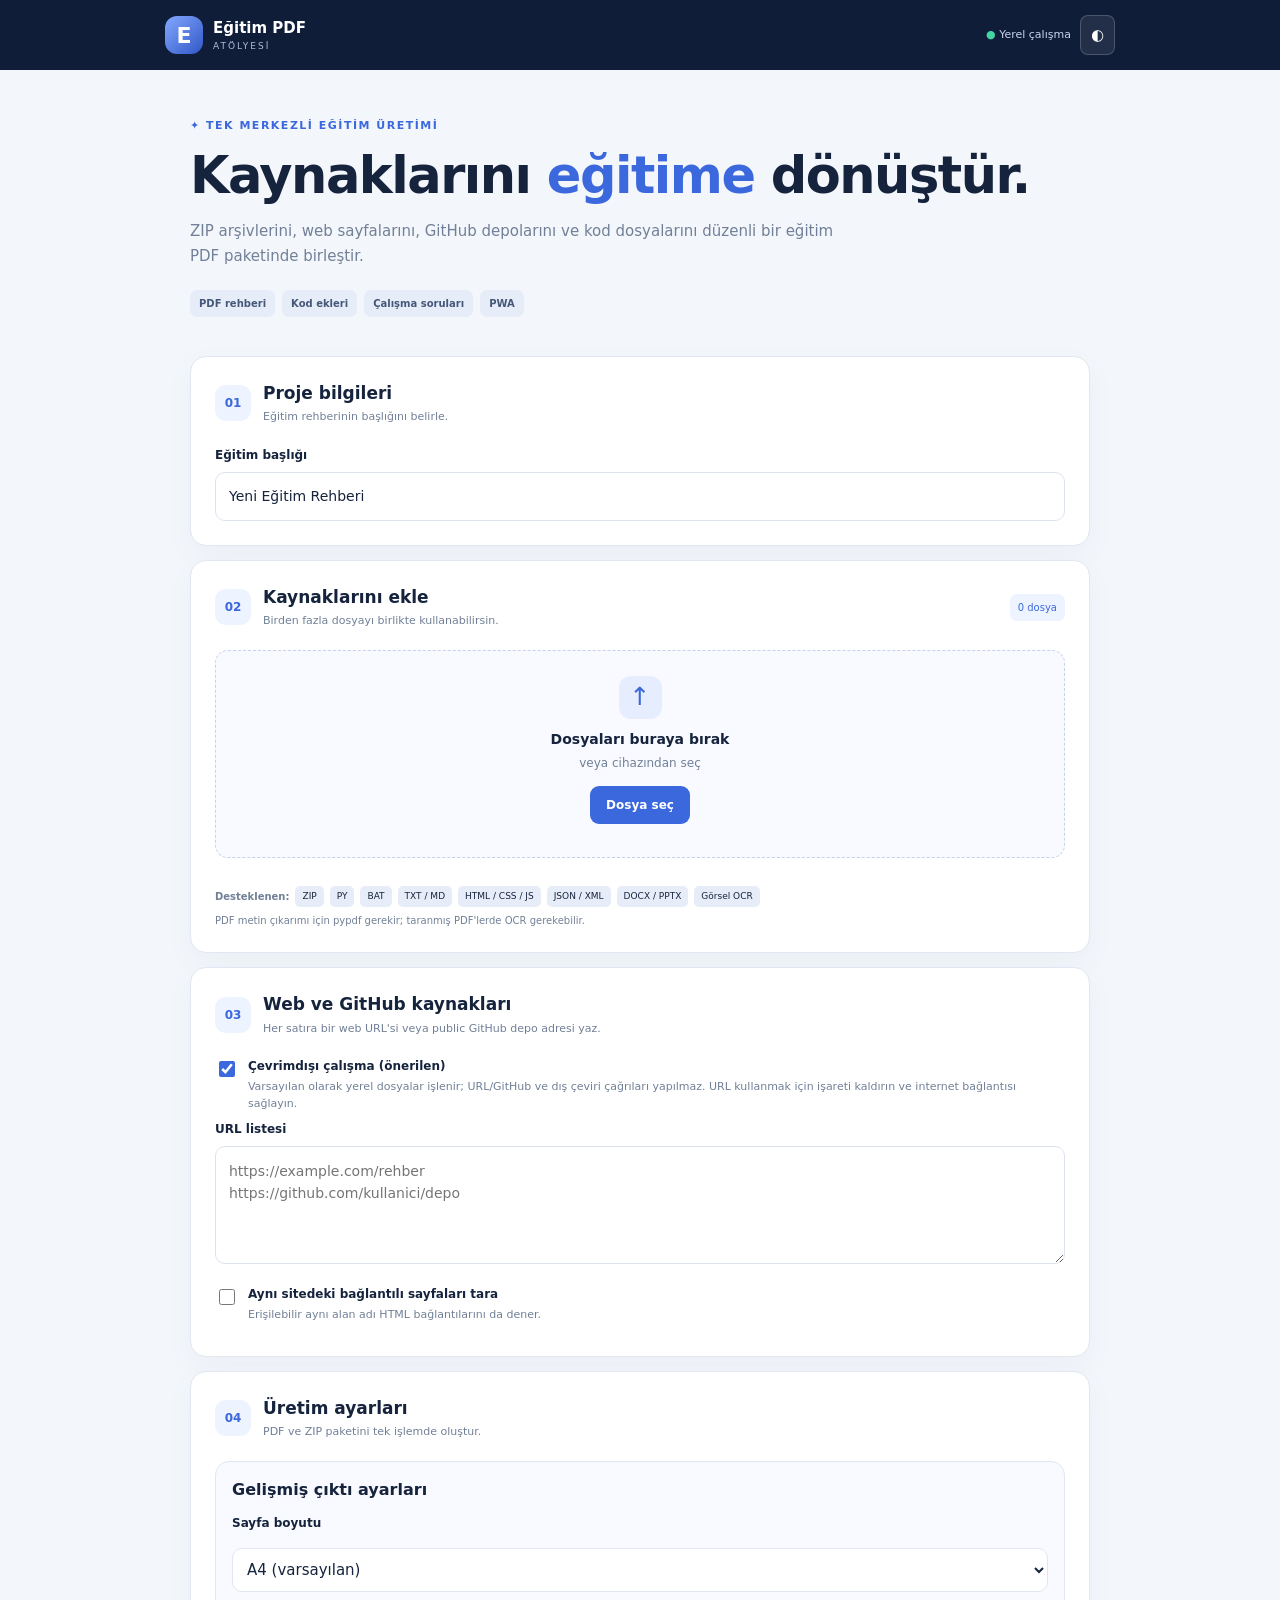
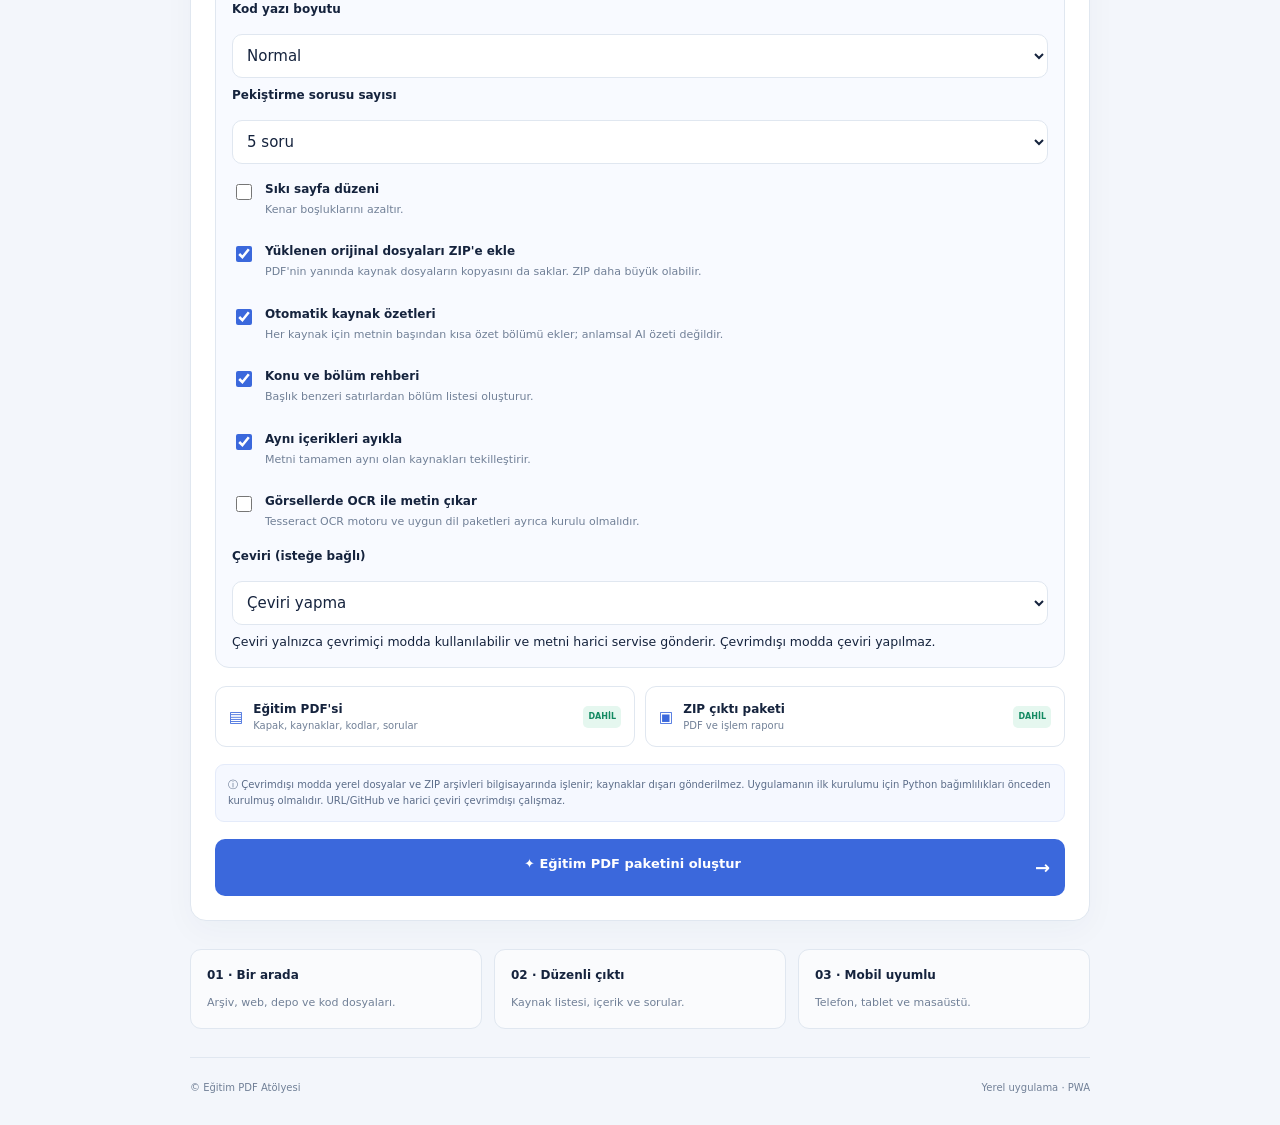
<file: index.html>
<!doctype html><html lang="tr"><head><meta charset="utf-8"><meta name="viewport" content="width=device-width,initial-scale=1,viewport-fit=cover"><meta name="theme-color" content="#101d38"><meta name="description" content="ZIP, URL, GitHub ve kodlardan eğitim PDF'si oluşturun"><link rel="manifest" href="/manifest.webmanifest"><link rel="icon" href="/icon.svg"><link rel="stylesheet" href="/style.css"><title>Eğitim PDF Atölyesi</title></head><body><header class="top"><a class="brand" href="/"><b class="logo">E</b><span><strong>Eğitim PDF</strong><small>ATÖLYESİ</small></span></a><div class="actions"><span class="status">● Yerel çalışma</span><button id="install" hidden>Yükle</button><button id="theme" aria-label="Tema değiştir">◐</button></div></header><main><section class="hero"><div class="eyebrow">✦ TEK MERKEZLİ EĞİTİM ÜRETİMİ</div><h1>Kaynaklarını <em>eğitime</em> dönüştür.</h1><p>ZIP arşivlerini, web sayfalarını, GitHub depolarını ve kod dosyalarını düzenli bir eğitim PDF paketinde birleştir.</p><div class="pills"><span>PDF rehberi</span><span>Kod ekleri</span><span>Çalışma soruları</span><span>PWA</span></div></section><form id="form"><section class="panel"><div class="head"><span class="step">01</span><div><h2>Proje bilgileri</h2><p>Eğitim rehberinin başlığını belirle.</p></div></div><label for="title">Eğitim başlığı</label><input id="title" name="title" value="Yeni Eğitim Rehberi" required></section><section class="panel"><div class="head"><span class="step">02</span><div><h2>Kaynaklarını ekle</h2><p>Birden fazla dosyayı birlikte kullanabilirsin.</p></div><span id="count">0 dosya</span></div><div id="drop" class="drop"><div class="upload">↑</div><h3>Dosyaları buraya bırak</h3><p>veya cihazından seç</p><label class="pick" for="files">Dosya seç</label><input id="files" type="file" multiple accept=".zip,.py,.bat,.cmd,.txt,.md,.rst,.json,.html,.htm,.css,.js,.ts,.xml,.yaml,.yml,.toml,.ini,.cfg,.csv,.sql,.java,.c,.h,.cpp,.cs,.go,.rs,.php,.rb,.sh,.ps1,.ipynb,.pdf,.docx,.pptx,.png,.jpg,.jpeg,.tif,.tiff,.bmp"></div><div id="list" class="filelist"></div><div class="formats"><b>Desteklenen:</b><span>ZIP</span><span>PY</span><span>BAT</span><span>TXT / MD</span><span>HTML / CSS / JS</span><span>JSON / XML</span><span>DOCX / PPTX</span><span>Görsel OCR</span><small>PDF metin çıkarımı için pypdf gerekir; taranmış PDF'lerde OCR gerekebilir.</small></div></section><section class="panel"><div class="head"><span class="step">03</span><div><h2>Web ve GitHub kaynakları</h2><p>Her satıra bir web URL'si veya public GitHub depo adresi yaz.</p></div></div><label class="check"><input id="offline" type="checkbox" checked><span><b>Çevrimdışı çalışma (önerilen)</b><small>Varsayılan olarak yerel dosyalar işlenir; URL/GitHub ve dış çeviri çağrıları yapılmaz. URL kullanmak için işareti kaldırın ve internet bağlantısı sağlayın.</small></span></label><label for="urls">URL listesi</label><textarea id="urls" rows="4" placeholder="https://example.com/rehber&#10;https://github.com/kullanici/depo"></textarea><label class="check"><input id="crawl" type="checkbox"><span><b>Aynı sitedeki bağlantılı sayfaları tara</b><small>Erişilebilir aynı alan adı HTML bağlantılarını da dener.</small></span></label></section><section class="panel"><div class="head"><span class="step">04</span><div><h2>Üretim ayarları</h2><p>PDF ve ZIP paketini tek işlemde oluştur.</p></div></div><div class="advanced"><h3>Gelişmiş çıktı ayarları</h3>
<label for="pagesize">Sayfa boyutu</label><select id="pagesize"><option value="a4">A4 (varsayılan)</option><option value="letter">Letter</option></select>
<label for="codesize">Kod yazı boyutu</label><select id="codesize"><option value="small">Küçük — daha az sayfa</option><option value="normal" selected>Normal</option><option value="large">Büyük — daha okunaklı</option></select>
<label for="questions">Pekiştirme sorusu sayısı</label><select id="questions"><option value="3">3 soru</option><option value="5" selected>5 soru</option><option value="8">8 soru</option><option value="10">10 soru</option></select>
<label class="check"><input id="compact" type="checkbox"><span><b>Sıkı sayfa düzeni</b><small>Kenar boşluklarını azaltır.</small></span></label>
<label class="check"><input id="includeoriginal" type="checkbox" checked><span><b>Yüklenen orijinal dosyaları ZIP'e ekle</b><small>PDF'nin yanında kaynak dosyaların kopyasını da saklar. ZIP daha büyük olabilir.</small></span></label>
<label class="check"><input id="summaries" type="checkbox" checked><span><b>Otomatik kaynak özetleri</b><small>Her kaynak için metnin başından kısa özet bölümü ekler; anlamsal AI özeti değildir.</small></span></label>
<label class="check"><input id="chapters" type="checkbox" checked><span><b>Konu ve bölüm rehberi</b><small>Başlık benzeri satırlardan bölüm listesi oluşturur.</small></span></label>
<label class="check"><input id="dedup" type="checkbox" checked><span><b>Aynı içerikleri ayıkla</b><small>Metni tamamen aynı olan kaynakları tekilleştirir.</small></span></label>
<label class="check"><input id="ocr" type="checkbox"><span><b>Görsellerde OCR ile metin çıkar</b><small>Tesseract OCR motoru ve uygun dil paketleri ayrıca kurulu olmalıdır.</small></span></label>
<label for="translate">Çeviri (isteğe bağlı)</label><select id="translate"><option value="none">Çeviri yapma</option><option value="en">İngilizceye çevir</option><option value="tr">Türkçeye çevir</option></select>
<small>Çeviri yalnızca çevrimiçi modda kullanılabilir ve metni harici servise gönderir. Çevrimdışı modda çeviri yapılmaz.</small>
</div>
<div class="outputs"><div>▤ <span><b>Eğitim PDF'si</b><small>Kapak, kaynaklar, kodlar, sorular</small></span><strong>DAHİL</strong></div><div>▣ <span><b>ZIP çıktı paketi</b><small>PDF ve işlem raporu</small></span><strong>DAHİL</strong></div></div><aside>ⓘ Çevrimdışı modda yerel dosyalar ve ZIP arşivleri bilgisayarında işlenir; kaynaklar dışarı gönderilmez. Uygulamanın ilk kurulumu için Python bağımlılıkları önceden kurulmuş olmalıdır. URL/GitHub ve harici çeviri çevrimdışı çalışmaz.</aside><button class="create" id="submit">✦ Eğitim PDF paketini oluştur <span>→</span></button><div id="progress" class="progressbox" hidden><div class="progressline"><b id="progressText">Kaynaklar işleniyor…</b><strong id="progressPct">0%</strong></div><progress id="progressBar" max="100" value="0"></progress><small>Kaynak sayısına, dosya boyutuna ve internet hızına göre sürebilir. Bu pencereyi kapatma.</small></div><div id="result" hidden></div></section></form><section class="features"><div><b>01 · Bir arada</b><p>Arşiv, web, depo ve kod dosyaları.</p></div><div><b>02 · Düzenli çıktı</b><p>Kaynak listesi, içerik ve sorular.</p></div><div><b>03 · Mobil uyumlu</b><p>Telefon, tablet ve masaüstü.</p></div></section><footer>© Eğitim PDF Atölyesi <span>Yerel uygulama · PWA</span></footer></main><script src="/app.js"></script></body></html>
</file>
<file: style.css>
:root{--bg:#f3f6fb;--card:#fff;--ink:#15233d;--muted:#718097;--line:#e0e7f0;--blue:#3b68dc;--soft:#edf3ff}*{box-sizing:border-box}body{margin:0;background:var(--bg);color:var(--ink);font:15px/1.5 Inter,system-ui,-apple-system,"Segoe UI",sans-serif}.top{height:70px;background:#101d38;color:#fff;padding:0 max(18px,calc((100vw - 950px)/2));display:flex;align-items:center;justify-content:space-between}.brand{display:flex;align-items:center;gap:10px;color:#fff;text-decoration:none}.brand strong,.brand small{display:block;line-height:1.2}.brand small{font-size:9px;letter-spacing:2px;color:#aebcda;margin-top:4px}.logo{display:grid;place-items:center;width:38px;height:38px;border-radius:12px;background:linear-gradient(135deg,#83a8ff,#3157c7);font-size:22px}.actions{display:flex;gap:9px;align-items:center}.status{font-size:11px;color:#c8d5ed}.status:first-letter{color:#44d3a3}button{cursor:pointer;border:0;font:inherit}#theme,#install{background:#ffffff15;border:1px solid #ffffff30;color:white;border-radius:8px;padding:8px 10px}main{width:min(900px,calc(100% - 28px));margin:auto}.hero{padding:48px 0 25px}.eyebrow{color:var(--blue);font-size:11px;font-weight:900;letter-spacing:1.5px}h1{font-size:clamp(34px,6vw,51px);line-height:1.1;letter-spacing:-1.5px;margin:13px 0}h1 em{font-style:normal;color:var(--blue)}.hero p{color:var(--muted);max-width:650px;line-height:1.7}.pills{display:flex;gap:7px;flex-wrap:wrap;margin-top:20px}.pills span{background:#e6edf9;color:#465878;border-radius:7px;padding:6px 9px;font-size:10px;font-weight:800}.panel{background:var(--card);border:1px solid var(--line);border-radius:16px;padding:24px;margin:14px 0;box-shadow:0 10px 32px #152d5109}.head{display:flex;align-items:center;gap:12px;margin-bottom:20px}.head h2{font-size:17px;margin:0}.head p{font-size:11px;color:var(--muted);margin:3px 0 0}.step{display:grid;place-items:center;width:36px;height:36px;background:var(--soft);color:var(--blue);border-radius:11px;font-size:12px;font-weight:900;flex-shrink:0}#count{margin-left:auto;background:var(--soft);color:var(--blue);padding:6px 8px;border-radius:7px;font-size:10px;white-space:nowrap}label{display:block;font-size:12px;font-weight:800;margin-bottom:8px}input:not([type=checkbox]):not([type=file]),textarea{width:100%;border:1px solid #dce3ee;border-radius:10px;background:var(--card);color:var(--ink);padding:13px;font:inherit;font-size:14px;outline:none}textarea{resize:vertical;line-height:1.6}input:focus,textarea:focus{border-color:#7292ee;box-shadow:0 0 0 3px #3b68dc18}.drop{background:#f8faff;border:1.5px dashed #c5d3ea;border-radius:13px;text-align:center;padding:25px 14px}.drop.drag{background:#eaf1ff;border-color:var(--blue)}.upload{margin:0 auto 10px;display:grid;place-items:center;width:43px;height:43px;background:#e5edff;color:var(--blue);border-radius:12px;font-size:25px}.drop h3{font-size:14px;margin:0}.drop p{font-size:12px;color:var(--muted);margin:4px 0 14px}.drop input{position:absolute;width:1px;height:1px;opacity:0}.pick{display:inline-block;background:var(--blue);color:white;padding:10px 16px;border-radius:9px;cursor:pointer}.filelist{display:grid;gap:7px;margin-top:12px}.file{display:flex;align-items:center;gap:10px;border:1px solid var(--line);border-radius:9px;padding:10px}.ext{background:var(--soft);color:var(--blue);border-radius:7px;padding:8px;font-size:10px;font-weight:900}.fmeta{flex:1;min-width:0}.fmeta b{display:block;font-size:12px;overflow-wrap:anywhere}.fmeta small{color:var(--muted);font-size:10px}.remove{background:transparent;color:#9aa7ba;font-size:20px}.formats{display:flex;align-items:center;gap:6px;flex-wrap:wrap;margin-top:16px}.formats b{font-size:10px;color:var(--muted)}.formats span{font-size:9px;background:#e7edf8;padding:4px 7px;border-radius:5px}.formats small{width:100%;font-size:10px;color:var(--muted)}.check{display:flex;align-items:flex-start;gap:10px;margin-top:15px;cursor:pointer}.check input{accent-color:var(--blue);margin-top:4px;width:16px;height:16px}.check b,.check small{display:block}.check b{font-size:12px}.check small{font-size:11px;color:var(--muted);font-weight:400;margin-top:4px}.outputs{display:grid;grid-template-columns:1fr 1fr;gap:10px}.outputs>div{display:flex;align-items:center;gap:10px;border:1px solid var(--line);border-radius:11px;padding:13px;color:var(--blue)}.outputs span{flex:1;color:var(--ink)}.outputs b,.outputs small{display:block}.outputs b{font-size:12px}.outputs small{font-size:10px;color:var(--muted)}.outputs strong{font-size:8px;color:#138a62;background:#e5f7ef;padding:5px;border-radius:5px}aside{background:#f5f8ff;border:1px solid #e4ebfa;border-radius:9px;padding:12px;margin:17px 0;font-size:10px;color:#5c6d89;line-height:1.6}.create{width:100%;background:var(--blue);color:white;border-radius:10px;padding:15px;font-size:13px;font-weight:850}.create span{float:right;font-size:18px}#progress,#result{padding:15px;border-radius:10px;margin-top:12px;font-size:12px}#progress{background:var(--soft)}#result{background:#f0fbf6;border:1px solid #bde9d6}#result h3{margin:0 0 7px;color:#126c4b}#result p{color:#47715f}#result a{display:inline-block;text-decoration:none;background:var(--blue);color:#fff;padding:9px 12px;border-radius:8px;margin:4px;font-size:11px}.features{display:grid;grid-template-columns:repeat(3,1fr);gap:12px;margin:28px 0}.features>div{padding:16px;border:1px solid var(--line);background:#ffffff9c;border-radius:11px;font-size:12px}.features b{font-size:12px}.features p{font-size:11px;color:var(--muted);margin-bottom:0}footer{border-top:1px solid var(--line);padding:22px 0 30px;display:flex;justify-content:space-between;color:var(--muted);font-size:10px}body.dark{--bg:#0d1422;--card:#151f31;--ink:#edf2ff;--muted:#a2afc6;--line:#29364b;--soft:#202f4c}body.dark .drop{background:#17243a;border-color:#3a4d6b}body.dark .pills span,body.dark .formats span{background:#202f4c;color:#c6d5f4}body.dark aside{background:#18253b;border-color:#2c3d5a;color:#bac9e3}body.dark .features>div{background:#151f31}@media(max-width:620px){.top{height:62px;padding:0 13px}.logo{width:34px;height:34px}.status{font-size:9px}.actions{gap:5px}main{width:calc(100% - 22px)}.hero{padding:35px 0 20px}h1{letter-spacing:-1px}.hero p{font-size:13px}.panel{padding:16px 13px;margin:10px 0}.head{gap:9px}.head h2{font-size:15px}.head p{font-size:10px}.step{width:32px;height:32px}.outputs{grid-template-columns:1fr}.features{grid-template-columns:1fr;gap:8px}.features>div{padding:12px}.create{padding:14px 10px}.pills span{font-size:9px}}@media(prefers-reduced-motion:reduce){*{scroll-behavior:auto!important}}
/* İşlem durumu */
.progressbox{margin-top:16px;padding:16px;border:1px solid var(--line,#dbe2ef);border-radius:14px;background:var(--panel,#f8faff)}
.progressline{display:flex;align-items:flex-start;justify-content:space-between;gap:12px;margin-bottom:10px}
#progressText{overflow-wrap:anywhere}
#progressPct{font-variant-numeric:tabular-nums}
#progressBar{display:block;width:100%;height:12px;accent-color:#4263eb;margin-bottom:8px}
.progressbox small{display:block;line-height:1.5;opacity:.75}

.advanced{display:grid;grid-template-columns:1fr;gap:8px;margin:18px 0;padding:16px;border:1px solid var(--line,#dbe2ef);border-radius:14px;background:var(--panel,#f8faff)}
.advanced h3{margin:0 0 4px;font-size:1rem}
.advanced select{width:100%;min-height:44px;border:1px solid var(--line,#dbe2ef);border-radius:10px;padding:10px;background:var(--input,#fff);color:inherit;font:inherit}
.advanced .check{margin-top:8px}
</file>
